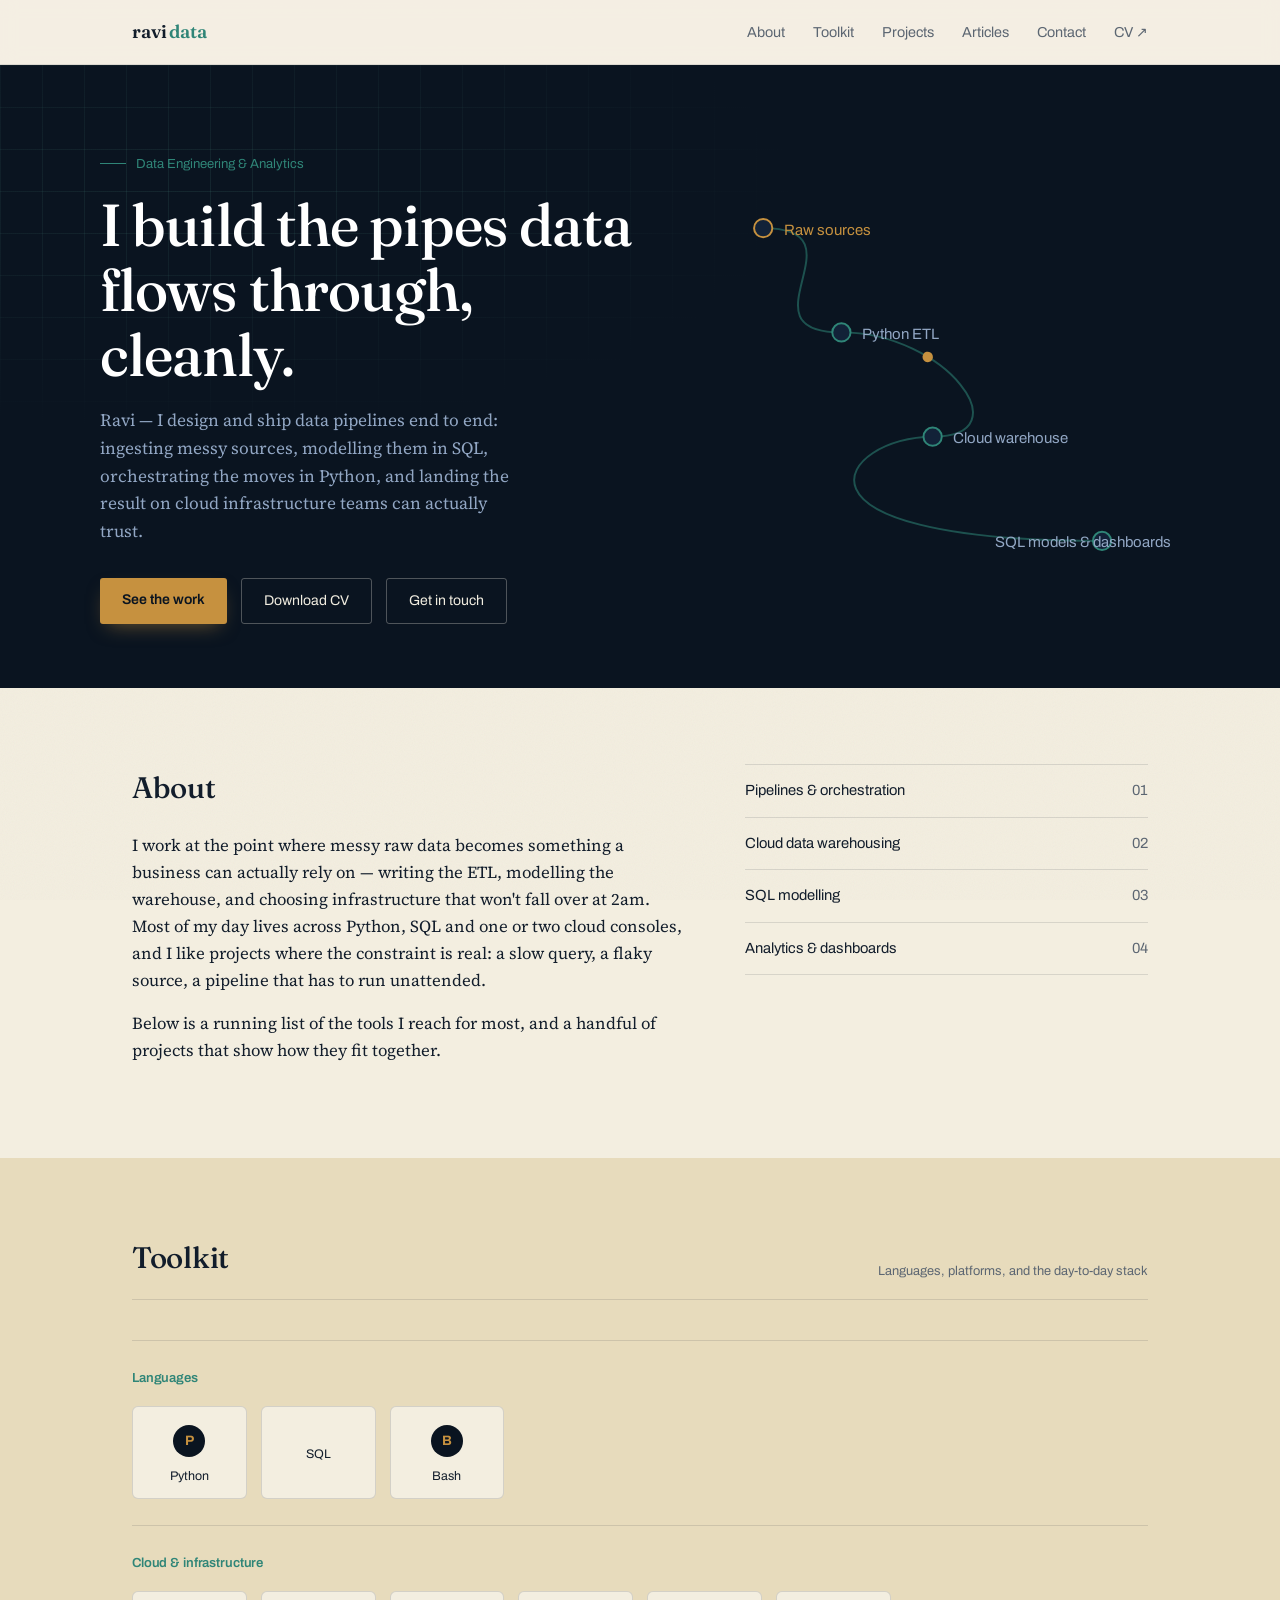
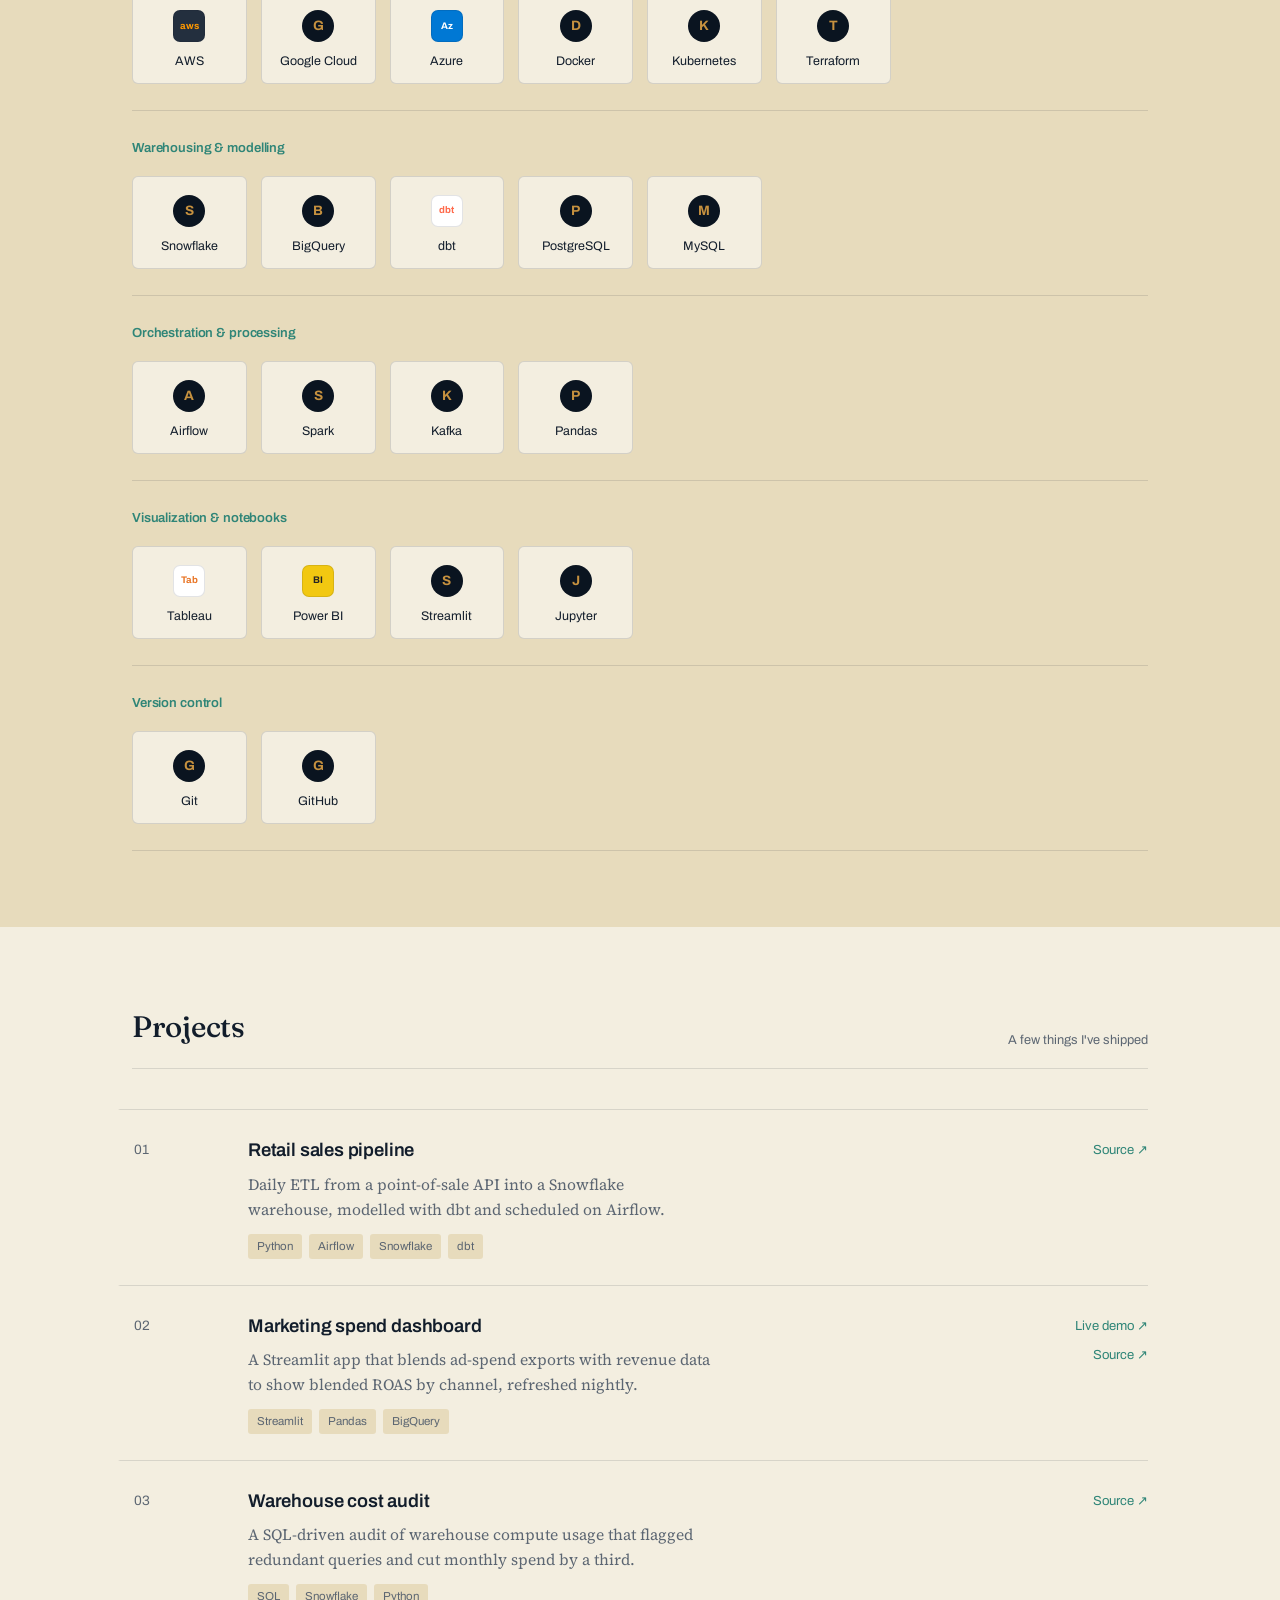
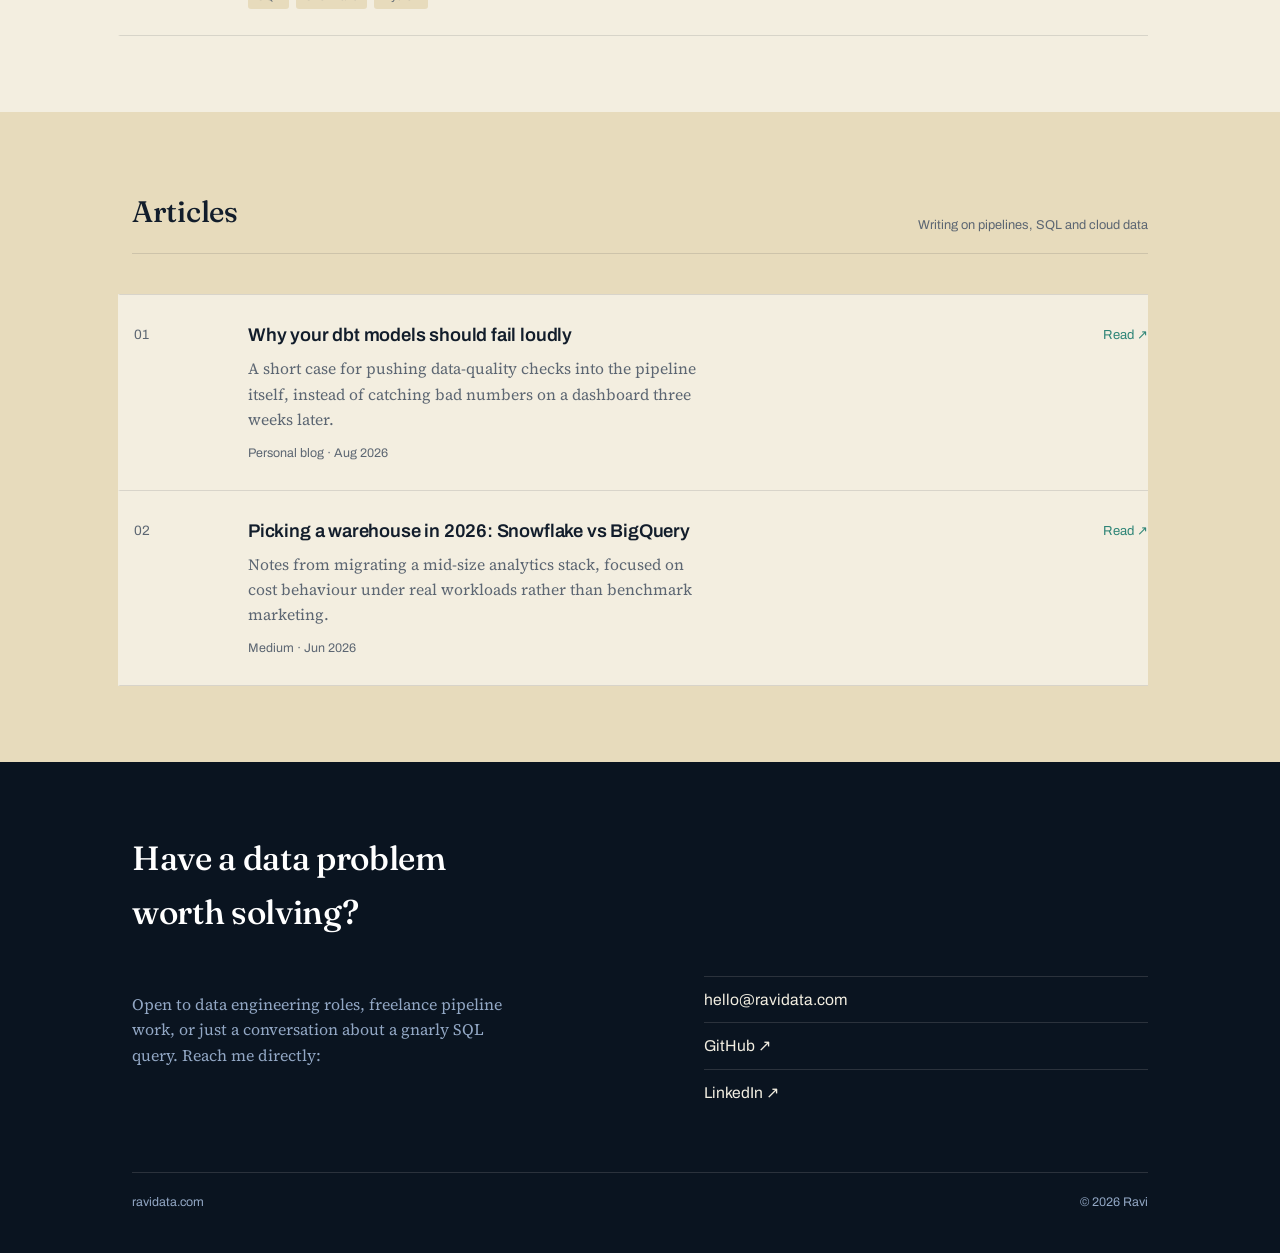
<file: index.html>
<!DOCTYPE html>
<html lang="en">
<head>
<meta charset="UTF-8">
<meta name="viewport" content="width=device-width, initial-scale=1.0">
<title>Ravi — Data Engineering &amp; Analytics</title>
<meta name="description" content="Data portfolio — pipelines, cloud platforms, SQL and Python.">

<!--
==================================================================
  HOW TO EDIT THIS SITE (no build tools needed)
==================================================================
  1. Your name / tagline / bio  -> search for "EDIT: PROFILE" below
  2. Toolkit (skills)           -> search for "EDIT: TOOLKIT"
  3. Projects                   -> search for "EDIT: PROJECTS" — this
     is a plain JS array near the bottom. Add a new {...} object to
     add a project. No HTML editing required.
  4. Articles                   -> search for "EDIT: ARTICLES" — same
     pattern as Projects, a plain JS array. Each entry can link to an
     external post (Medium, Substack, dev.to, LinkedIn) or to a local
     .html page you write yourself.
  5. CV / resume                -> search for "EDIT: CV". Put your
     actual file at the path referenced there (e.g. resume.pdf,
     sitting next to this index.html) and the button downloads it.
  6. Contact links              -> search for "EDIT: CONTACT"
  7. Colors / fonts             -> all in the :root block at the top
     of styles.css (shared by this page and every article page)

  DEPLOYING TO ravidata.com:
  - Push this file (renamed index.html) to a GitHub repo
  - Connect the repo to Netlify or Vercel (free tier)
  - In your registrar (wherever you bought ravidata.com), point the
    domain's DNS at Netlify/Vercel per their "custom domain" docs —
    both issue free SSL automatically once DNS is pointed.
==================================================================
-->

<link rel="preconnect" href="https://fonts.googleapis.com">
<link rel="preconnect" href="https://fonts.gstatic.com" crossorigin>
<link href="https://fonts.googleapis.com/css2?family=Fraunces:opsz,wght@9..144,400;9..144,500;9..144,600;9..144,700&family=Archivo:wght@400;500;600;700&family=Source+Serif+4:opsz,wght@8..60,400;8..60,500;8..60,600&display=swap" rel="stylesheet">

<link rel="stylesheet" href="styles.css">
</head>
<body>

<nav>
  <div class="wrap">
    <a href="#top" class="nav-mark">ravi<span>data</span></a>
    <ul class="nav-links">
      <li><a href="#about">About</a></li>
      <li><a href="#toolkit">Toolkit</a></li>
      <li><a href="#projects">Projects</a></li>
      <li><a href="#articles">Articles</a></li>
      <li><a href="#contact">Contact</a></li>
      <!-- EDIT: CV — point this at your actual file -->
      <li><a href="resume.pdf" target="_blank" rel="noopener">CV ↗</a></li>
    </ul>
  </div>
</nav>

<header class="hero" id="top">
  <div class="wrap hero-inner">
    <div>
      <!-- EDIT: PROFILE -->
      <div class="hero-eyebrow"><span class="dash"></span> Data Engineering &amp; Analytics</div>
      <h1 class="title">I build the pipes data<br>flows through, cleanly.</h1>
      <p class="hero-sub">
        Ravi — I design and ship data pipelines end to end: ingesting messy
        sources, modelling them in SQL, orchestrating the moves in Python,
        and landing the result on cloud infrastructure teams can actually trust.
      </p>
      <div class="hero-cta">
        <a href="#projects" class="btn btn-primary">See the work</a>
        <!-- EDIT: CV — replace "resume.pdf" with your actual filename -->
        <a href="resume.pdf" download class="btn btn-ghost">Download CV</a>
        <a href="#contact" class="btn btn-ghost">Get in touch</a>
      </div>
    </div>

    <div class="pipeline-box">
      <!-- Hero diagram: a small data pipeline, animated once on load -->
      <svg viewBox="0 0 380 320" xmlns="http://www.w3.org/2000/svg" aria-hidden="true">
        <path id="pipe" class="pipe-line" d="M 60 40 C 140 40, 40 120, 120 120 S 260 200, 190 200 S 60 280, 320 280" />

        <!-- nodes -->
        <circle class="pipe-node amber" cx="60" cy="40" r="7"></circle>
        <text class="node-label active" x="76" y="45">Raw sources</text>

        <circle class="pipe-node" cx="120" cy="120" r="7"></circle>
        <text class="node-label" x="136" y="125">Python ETL</text>

        <circle class="pipe-node" cx="190" cy="200" r="7"></circle>
        <text class="node-label" x="206" y="205">Cloud warehouse</text>

        <circle class="pipe-node" cx="320" cy="280" r="7"></circle>
        <text class="node-label" x="238" y="285">SQL models &amp; dashboards</text>

        <!-- moving pulse along the path, one orchestrated loop -->
        <circle class="pulse" r="4">
          <animateMotion dur="4.5s" repeatCount="indefinite" rotate="auto">
            <mpath href="#pipe"></mpath>
          </animateMotion>
        </circle>
      </svg>
    </div>
  </div>
</header>

<main>

  <section id="about">
    <div class="wrap about-grid">
      <div>
        <div class="section-head" style="border:none; padding-bottom:0; margin-bottom:22px;">
          <h2>About</h2>
        </div>
        <!-- EDIT: PROFILE (bio) -->
        <p>
          I work at the point where messy raw data becomes something a
          business can actually rely on — writing the ETL, modelling the
          warehouse, and choosing infrastructure that won't fall over at 2am.
          Most of my day lives across Python, SQL and one or two cloud
          consoles, and I like projects where the constraint is real: a
          slow query, a flaky source, a pipeline that has to run unattended.
        </p>
        <p>
          Below is a running list of the tools I reach for most, and a
          handful of projects that show how they fit together.
        </p>
      </div>
      <div>
        <!-- EDIT: FOCUS AREAS -->
        <ul class="focus-list">
          <li><span>Pipelines &amp; orchestration</span> <span class="n">01</span></li>
          <li><span>Cloud data warehousing</span> <span class="n">02</span></li>
          <li><span>SQL modelling</span> <span class="n">03</span></li>
          <li><span>Analytics &amp; dashboards</span> <span class="n">04</span></li>
        </ul>
      </div>
    </div>
  </section>

  <section id="toolkit" style="background:var(--paper-2);">
    <div class="wrap">
      <div class="section-head">
        <h2>Toolkit</h2>
        <div class="section-tag">Languages, platforms, and the day-to-day stack</div>
      </div>

      <!-- Filled by JS from the TOOLKIT array — see EDIT: TOOLKIT below -->
      <div id="toolkit-groups"></div>
    </div>
  </section>

  <section id="projects">
    <div class="wrap">
      <div class="section-head">
        <h2>Projects</h2>
        <div class="section-tag">A few things I've shipped</div>
      </div>
      <div class="project-list" id="project-list"><!-- filled by JS --></div>
    </div>
  </section>

  <section id="articles" style="background:var(--paper-2);">
    <div class="wrap">
      <div class="section-head">
        <h2>Articles</h2>
        <div class="section-tag">Writing on pipelines, SQL and cloud data</div>
      </div>
      <div class="project-list" id="article-list"><!-- filled by JS --></div>
    </div>
  </section>

</main>

<footer id="contact">
  <div class="wrap">
    <h2>Have a data problem worth solving?</h2>
    <div class="footer-grid">
      <div>
        <p style="color:var(--text-on-dark-dim); max-width:48ch;">
          Open to data engineering roles, freelance pipeline work, or just a
          conversation about a gnarly SQL query. Reach me directly:
        </p>
      </div>
      <div>
        <!-- EDIT: CONTACT -->
        <ul class="contact-links">
          <li><a href="mailto:hello@ravidata.com">hello@ravidata.com</a></li>
          <li><a href="https://github.com/" target="_blank" rel="noopener">GitHub ↗</a></li>
          <li><a href="https://www.linkedin.com/" target="_blank" rel="noopener">LinkedIn ↗</a></li>
        </ul>
      </div>
    </div>
    <div class="footer-bottom">
      <span>ravidata.com</span>
      <span>&copy; <span id="year"></span> Ravi</span>
    </div>
  </div>
</footer>

<script>
  document.getElementById('year').textContent = new Date().getFullYear();

  /* ================================================================
     EDIT: TOOLKIT
     Add or remove a tool by adding/removing one line from a group's
     "items" array. "slug" is the Simple Icons slug for that brand —
     browse https://simpleicons.org to find one for a new tool.
     Leave slug as "" for tools with no clean logo (e.g. "SQL") —
     it falls back to a plain text tile automatically.
  ================================================================ */
  const TOOLKIT = [
    {
      group: "Languages",
      items: [
        { name: "Python", slug: "python" },
        { name: "SQL", slug: "" },
        { name: "Bash", slug: "gnubash" }
      ]
    },
    {
      group: "Cloud & infrastructure",
      items: [
        { name: "AWS", badge: { text: "aws", bg: "#232F3E", fg: "#FF9900" } },
        { name: "Google Cloud", slug: "googlecloud" },
        { name: "Azure", badge: { text: "Az", bg: "#0078D4", fg: "#FFFFFF" } },
        { name: "Docker", slug: "docker" },
        { name: "Kubernetes", slug: "kubernetes" },
        { name: "Terraform", slug: "terraform" }
      ]
    },
    {
      group: "Warehousing & modelling",
      items: [
        { name: "Snowflake", slug: "snowflake" },
        { name: "BigQuery", slug: "googlebigquery" },
        { name: "dbt", badge: { text: "dbt", bg: "#FFFFFF", fg: "#FF694A" } },
        { name: "PostgreSQL", slug: "postgresql" },
        { name: "MySQL", slug: "mysql" }
      ]
    },
    {
      group: "Orchestration & processing",
      items: [
        { name: "Airflow", slug: "apacheairflow" },
        { name: "Spark", slug: "apachespark" },
        { name: "Kafka", slug: "apachekafka" },
        { name: "Pandas", slug: "pandas" }
      ]
    },
    {
      group: "Visualization & notebooks",
      items: [
        { name: "Tableau", badge: { text: "Tab", bg: "#FFFFFF", fg: "#E97627" } },
        { name: "Power BI", badge: { text: "BI", bg: "#F2C811", fg: "#252423" } },
        { name: "Streamlit", slug: "streamlit" },
        { name: "Jupyter", slug: "jupyter" }
      ]
    },
    {
      group: "Version control",
      items: [
        { name: "Git", slug: "git" },
        { name: "GitHub", slug: "github" }
      ]
    }
  ];

  const toolkitRoot = document.getElementById('toolkit-groups');
  TOOLKIT.forEach(group => {
    const section = document.createElement('div');
    section.className = 'toolkit-group';

    const tiles = group.items.map(item => {
      if (item.badge) {
        return `
          <div class="tool-tile">
            <span class="icon-wrap">
              <span class="tool-badge" style="background:${item.badge.bg}; color:${item.badge.fg}; border:1px solid rgba(16,27,44,0.12);">${item.badge.text}</span>
            </span>
            <span class="tool-name">${item.name}</span>
          </div>`;
      }
      if (!item.slug) {
        return `
          <div class="tool-tile tool-tile--label-only">
            <span class="tool-name">${item.name}</span>
          </div>`;
      }
      const initial = item.name.trim().charAt(0).toUpperCase();
      return `
        <div class="tool-tile">
          <span class="icon-wrap">
            <img src="https://cdn.simpleicons.org/${item.slug}" alt="" width="32" height="32" loading="eager"
                 onerror="this.replaceWith(Object.assign(document.createElement('span'),{className:'tool-fallback',textContent:'${initial}'}))">
          </span>
          <span class="tool-name">${item.name}</span>
        </div>`;
    }).join('');

    section.innerHTML = `
      <h3>${group.group}</h3>
      <div class="tool-grid">${tiles}</div>
    `;
    toolkitRoot.appendChild(section);
  });

  /* ================================================================
     EDIT: PROJECTS
     Add a new project by adding another object to this array —
     nothing else on the page needs to change.
     - tags: short stack labels
     - demo / repo: leave as "" to hide that link
  ================================================================ */
  const PROJECTS = [
    {
      title: "Retail sales pipeline",
      summary: "Daily ETL from a point-of-sale API into a Snowflake warehouse, modelled with dbt and scheduled on Airflow.",
      tags: ["Python", "Airflow", "Snowflake", "dbt"],
      demo: "",
      repo: "https://github.com/"
    },
    {
      title: "Marketing spend dashboard",
      summary: "A Streamlit app that blends ad-spend exports with revenue data to show blended ROAS by channel, refreshed nightly.",
      tags: ["Streamlit", "Pandas", "BigQuery"],
      demo: "https://streamlit.io/",
      repo: "https://github.com/"
    },
    {
      title: "Warehouse cost audit",
      summary: "A SQL-driven audit of warehouse compute usage that flagged redundant queries and cut monthly spend by a third.",
      tags: ["SQL", "Snowflake", "Python"],
      demo: "",
      repo: "https://github.com/"
    }
  ];

  const list = document.getElementById('project-list');
  PROJECTS.forEach((p, i) => {
    const links = [];
    if (p.demo) links.push(`<a href="${p.demo}" target="_blank" rel="noopener">Live demo ↗</a>`);
    if (p.repo) links.push(`<a href="${p.repo}" target="_blank" rel="noopener">Source ↗</a>`);

    const card = document.createElement('div');
    card.className = 'project-card';
    card.innerHTML = `
      <div class="project-index">${String(i + 1).padStart(2, '0')}</div>
      <div class="project-body">
        <h3>${p.title}</h3>
        <p>${p.summary}</p>
        <div class="project-tags">${p.tags.map(t => `<span>${t}</span>`).join('')}</div>
      </div>
      <div class="project-links">${links.join('')}</div>
    `;
    list.appendChild(card);
  });

  /* ================================================================
     EDIT: ARTICLES
     Same pattern as Projects. "link" can point to an external post
     (Medium, Substack, dev.to, LinkedIn) or to a local .html file
     you write and place next to this index.html.
  ================================================================ */
  const ARTICLES = [
    {
      title: "Why your dbt models should fail loudly",
      summary: "A short case for pushing data-quality checks into the pipeline itself, instead of catching bad numbers on a dashboard three weeks later.",
      date: "Aug 2026",
      source: "Personal blog",
      link: "articles/dbt-fail-loudly.html"
    },
    {
      title: "Picking a warehouse in 2026: Snowflake vs BigQuery",
      summary: "Notes from migrating a mid-size analytics stack, focused on cost behaviour under real workloads rather than benchmark marketing.",
      date: "Jun 2026",
      source: "Medium",
      link: "https://medium.com/"
    }
  ];

  const articleList = document.getElementById('article-list');
  ARTICLES.forEach((a, i) => {
    const card = document.createElement('div');
    card.className = 'project-card';
    card.innerHTML = `
      <div class="project-index">${String(i + 1).padStart(2, '0')}</div>
      <div class="project-body">
        <h3>${a.title}</h3>
        <p>${a.summary}</p>
        <div class="article-meta">${a.source} · ${a.date}</div>
      </div>
      <div class="project-links"><a href="${a.link}" target="_blank" rel="noopener">Read ↗</a></div>
    `;
    articleList.appendChild(card);
  });
</script>

</body>
</html>
</file>
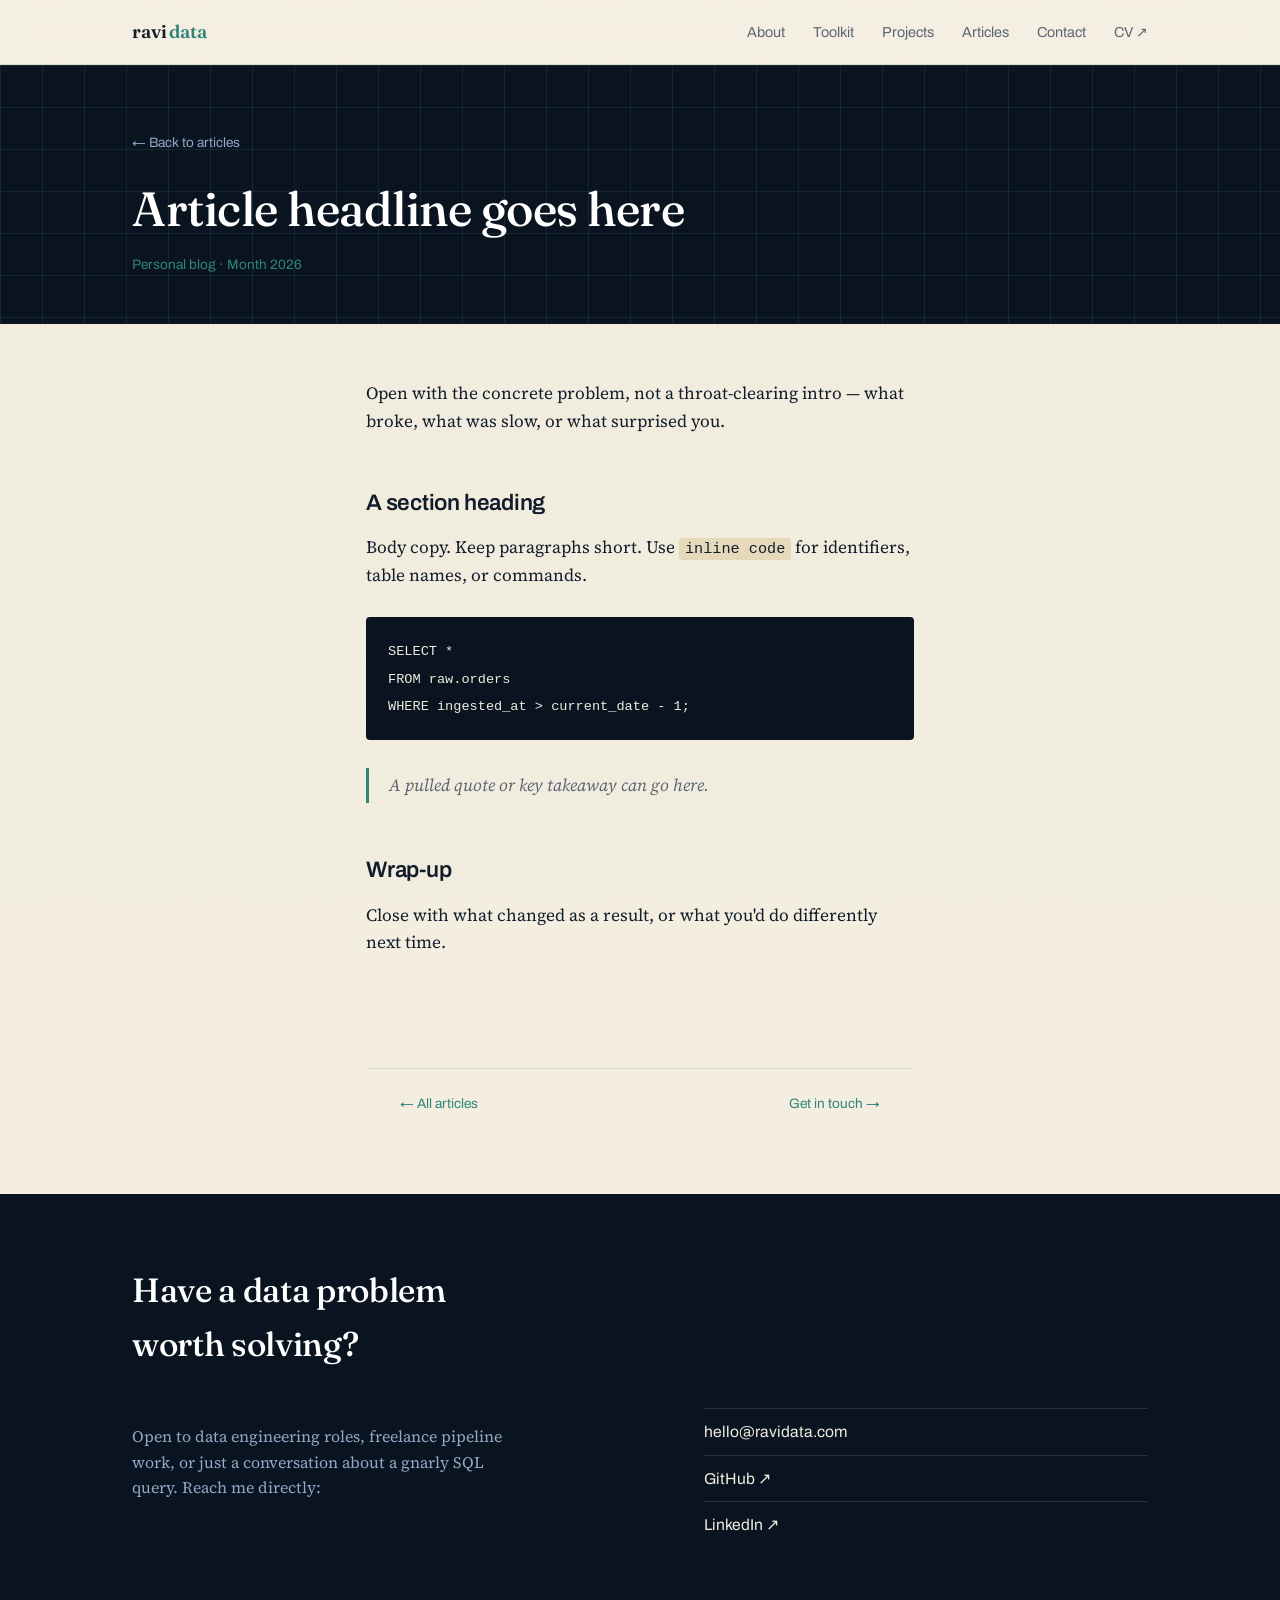
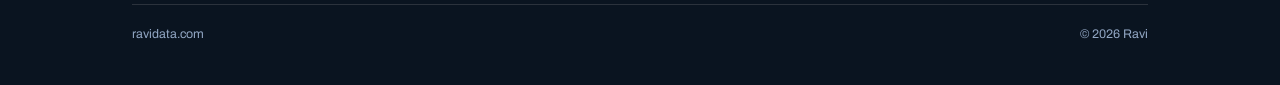
<file: _template.html>
<!DOCTYPE html>
<html lang="en">
<head>
<meta charset="UTF-8">
<meta name="viewport" content="width=device-width, initial-scale=1.0">

<!--
==================================================================
  HOW TO USE THIS TEMPLATE
==================================================================
  1. Duplicate this file, rename it (e.g. my-new-post.html), keep
     it inside the /articles folder.
  2. Edit the <title>, the meta description, the heading, date,
     and the body content below — search for "EDIT:".
  3. Add matching {...} entry to the ARTICLES array in ../index.html
     so it shows up on the homepage, with link set to
     "articles/my-new-post.html".
  4. Everything else (fonts, colors, nav, footer) is shared via
     ../styles.css — you don't need to touch it here.
==================================================================
-->

<!-- EDIT: page title -->
<title>Why your dbt models should fail loudly — Ravi</title>
<meta name="description" content="EDIT: one-sentence summary of the article, for search engines and link previews.">

<link rel="preconnect" href="https://fonts.googleapis.com">
<link rel="preconnect" href="https://fonts.gstatic.com" crossorigin>
<link href="https://fonts.googleapis.com/css2?family=Fraunces:opsz,wght@9..144,400;9..144,500;9..144,600;9..144,700&family=Archivo:wght@400;500;600;700&family=Source+Serif+4:opsz,wght@8..60,400;8..60,500;8..60,600&display=swap" rel="stylesheet">
<link rel="stylesheet" href="../styles.css">
</head>
<body>

<nav>
  <div class="wrap">
    <a href="../index.html" class="nav-mark">ravi<span>data</span></a>
    <ul class="nav-links">
      <li><a href="../index.html#about">About</a></li>
      <li><a href="../index.html#toolkit">Toolkit</a></li>
      <li><a href="../index.html#projects">Projects</a></li>
      <li><a href="../index.html#articles">Articles</a></li>
      <li><a href="../index.html#contact">Contact</a></li>
      <li><a href="../resume.pdf" target="_blank" rel="noopener">CV ↗</a></li>
    </ul>
  </div>
</nav>

<header class="article-header">
  <div class="wrap">
    <a href="../index.html#articles" class="back-link">← Back to articles</a>
    <!-- EDIT: headline -->
    <h1>Article headline goes here</h1>
    <!-- EDIT: date / source -->
    <div class="article-meta-row">Personal blog · Month 2026</div>
  </div>
</header>

<article class="article-body">
  <!-- EDIT: body content. Plain HTML — paragraphs, headings, lists,
       blockquotes and code blocks are all styled automatically. -->

  <p>
    Open with the concrete problem, not a throat-clearing intro —
    what broke, what was slow, or what surprised you.
  </p>

  <h2>A section heading</h2>
  <p>
    Body copy. Keep paragraphs short. Use <code>inline code</code> for
    identifiers, table names, or commands.
  </p>

  <pre><code>SELECT *
FROM raw.orders
WHERE ingested_at &gt; current_date - 1;</code></pre>

  <blockquote>
    A pulled quote or key takeaway can go here.
  </blockquote>

  <h2>Wrap-up</h2>
  <p>
    Close with what changed as a result, or what you'd do differently
    next time.
  </p>
</article>

<div class="article-footer-nav">
  <a href="../index.html#articles">← All articles</a>
  <a href="../index.html#contact">Get in touch →</a>
</div>

<footer>
  <div class="wrap">
    <h2>Have a data problem worth solving?</h2>
    <div class="footer-grid">
      <div>
        <p style="color:var(--text-on-dark-dim); max-width:48ch;">
          Open to data engineering roles, freelance pipeline work, or just a
          conversation about a gnarly SQL query. Reach me directly:
        </p>
      </div>
      <div>
        <ul class="contact-links">
          <li><a href="mailto:hello@ravidata.com">hello@ravidata.com</a></li>
          <li><a href="https://github.com/" target="_blank" rel="noopener">GitHub ↗</a></li>
          <li><a href="https://www.linkedin.com/" target="_blank" rel="noopener">LinkedIn ↗</a></li>
        </ul>
      </div>
    </div>
    <div class="footer-bottom">
      <span>ravidata.com</span>
      <span>&copy; <span id="year"></span> Ravi</span>
    </div>
  </div>
</footer>

<script>document.getElementById('year').textContent = new Date().getFullYear();</script>

</body>
</html>
</file>
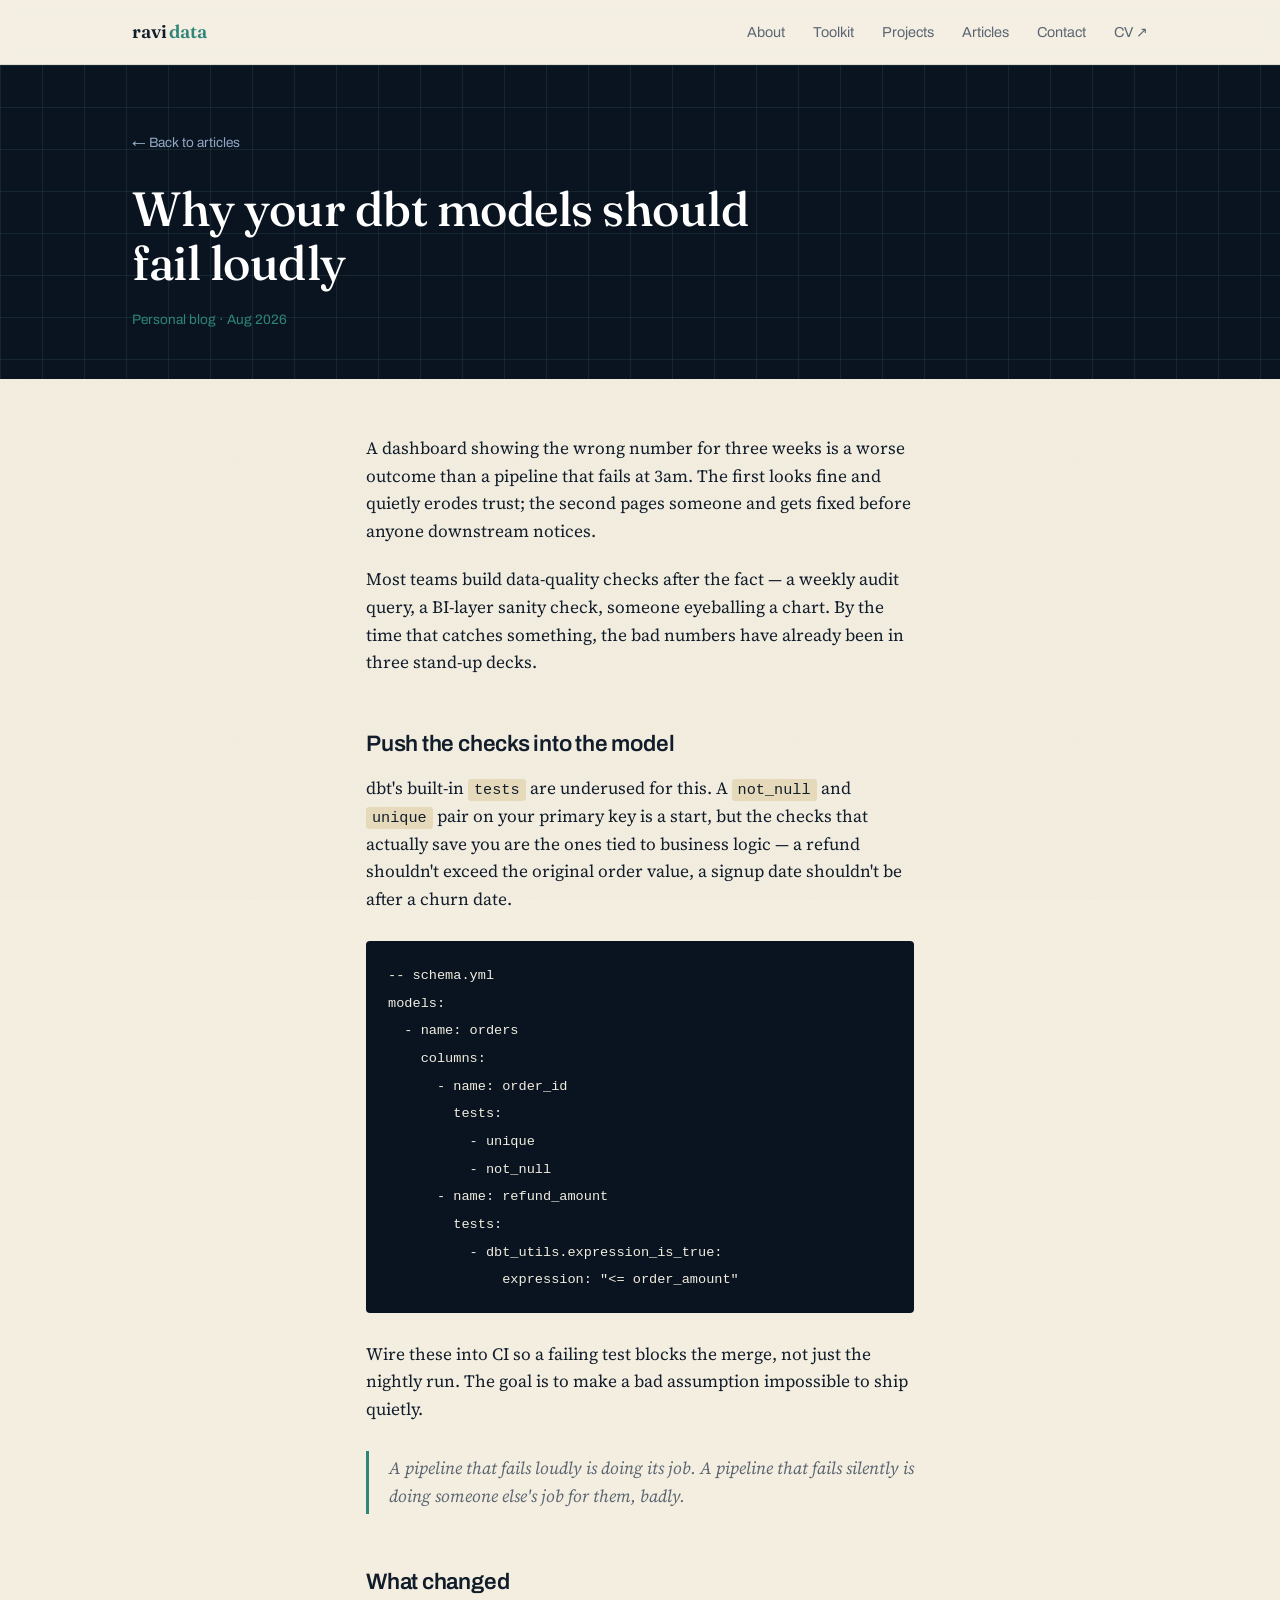
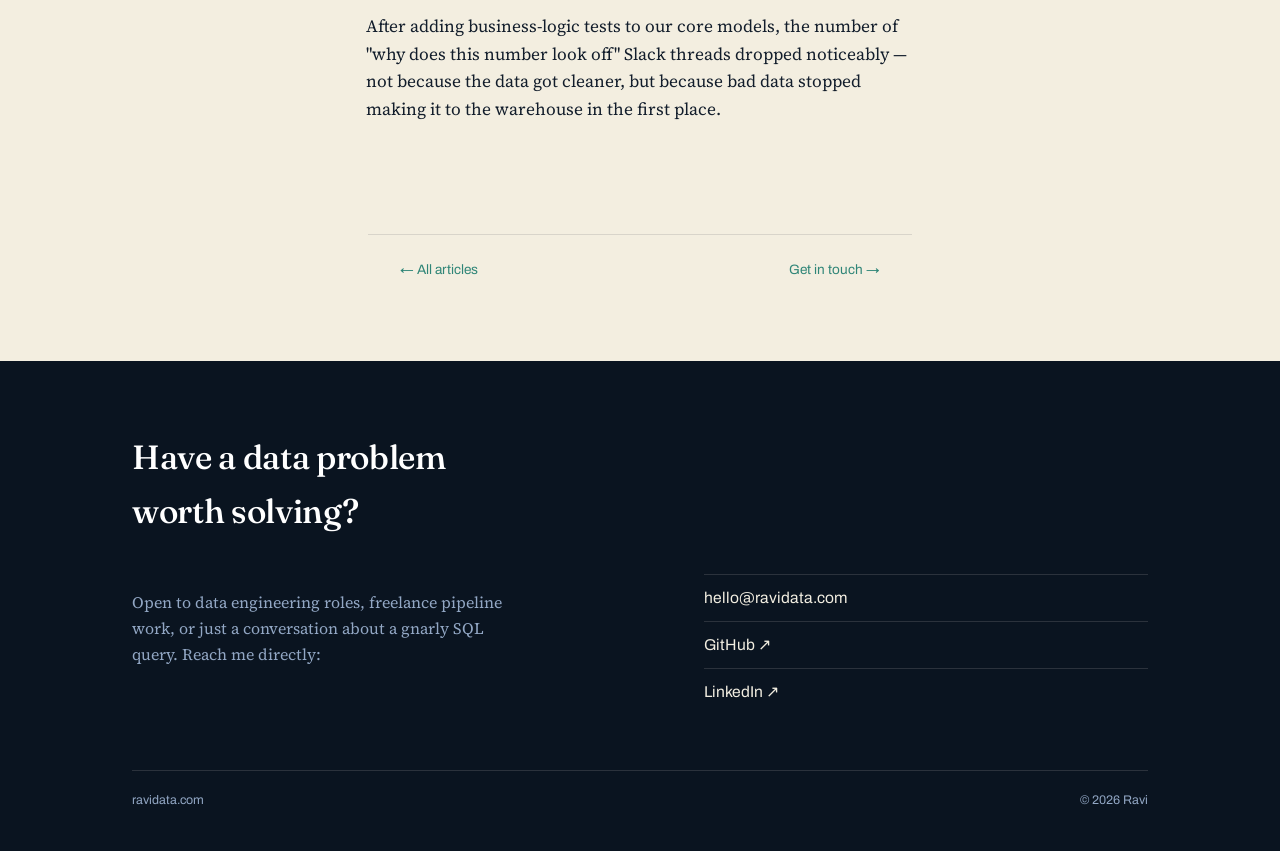
<file: dbt-fail-loudly.html>
<!DOCTYPE html>
<html lang="en">
<head>
<meta charset="UTF-8">
<meta name="viewport" content="width=device-width, initial-scale=1.0">

<title>Why your dbt models should fail loudly — Ravi</title>
<meta name="description" content="A case for pushing data-quality checks into the pipeline itself, instead of catching bad numbers on a dashboard weeks later.">

<link rel="preconnect" href="https://fonts.googleapis.com">
<link rel="preconnect" href="https://fonts.gstatic.com" crossorigin>
<link href="https://fonts.googleapis.com/css2?family=Fraunces:opsz,wght@9..144,400;9..144,500;9..144,600;9..144,700&family=Archivo:wght@400;500;600;700&family=Source+Serif+4:opsz,wght@8..60,400;8..60,500;8..60,600&display=swap" rel="stylesheet">
<link rel="stylesheet" href="../styles.css">
</head>
<body>

<nav>
  <div class="wrap">
    <a href="../index.html" class="nav-mark">ravi<span>data</span></a>
    <ul class="nav-links">
      <li><a href="../index.html#about">About</a></li>
      <li><a href="../index.html#toolkit">Toolkit</a></li>
      <li><a href="../index.html#projects">Projects</a></li>
      <li><a href="../index.html#articles">Articles</a></li>
      <li><a href="../index.html#contact">Contact</a></li>
      <li><a href="../resume.pdf" target="_blank" rel="noopener">CV ↗</a></li>
    </ul>
  </div>
</nav>

<header class="article-header">
  <div class="wrap">
    <a href="../index.html#articles" class="back-link">← Back to articles</a>
    <h1>Why your dbt models should fail loudly</h1>
    <div class="article-meta-row">Personal blog · Aug 2026</div>
  </div>
</header>

<article class="article-body">
  <p>
    A dashboard showing the wrong number for three weeks is a worse
    outcome than a pipeline that fails at 3am. The first looks fine
    and quietly erodes trust; the second pages someone and gets fixed
    before anyone downstream notices.
  </p>

  <p>
    Most teams build data-quality checks after the fact — a weekly
    audit query, a BI-layer sanity check, someone eyeballing a chart.
    By the time that catches something, the bad numbers have already
    been in three stand-up decks.
  </p>

  <h2>Push the checks into the model</h2>
  <p>
    dbt's built-in <code>tests</code> are underused for this. A
    <code>not_null</code> and <code>unique</code> pair on your primary
    key is a start, but the checks that actually save you are the
    ones tied to business logic — a refund shouldn't exceed the
    original order value, a signup date shouldn't be after a churn
    date.
  </p>

  <pre><code>-- schema.yml
models:
  - name: orders
    columns:
      - name: order_id
        tests:
          - unique
          - not_null
      - name: refund_amount
        tests:
          - dbt_utils.expression_is_true:
              expression: "&lt;= order_amount"</code></pre>

  <p>
    Wire these into CI so a failing test blocks the merge, not just
    the nightly run. The goal is to make a bad assumption impossible
    to ship quietly.
  </p>

  <blockquote>
    A pipeline that fails loudly is doing its job. A pipeline that
    fails silently is doing someone else's job for them, badly.
  </blockquote>

  <h2>What changed</h2>
  <p>
    After adding business-logic tests to our core models, the number
    of "why does this number look off" Slack threads dropped
    noticeably — not because the data got cleaner, but because bad
    data stopped making it to the warehouse in the first place.
  </p>
</article>

<div class="article-footer-nav">
  <a href="../index.html#articles">← All articles</a>
  <a href="../index.html#contact">Get in touch →</a>
</div>

<footer>
  <div class="wrap">
    <h2>Have a data problem worth solving?</h2>
    <div class="footer-grid">
      <div>
        <p style="color:var(--text-on-dark-dim); max-width:48ch;">
          Open to data engineering roles, freelance pipeline work, or just a
          conversation about a gnarly SQL query. Reach me directly:
        </p>
      </div>
      <div>
        <ul class="contact-links">
          <li><a href="mailto:hello@ravidata.com">hello@ravidata.com</a></li>
          <li><a href="https://github.com/" target="_blank" rel="noopener">GitHub ↗</a></li>
          <li><a href="https://www.linkedin.com/" target="_blank" rel="noopener">LinkedIn ↗</a></li>
        </ul>
      </div>
    </div>
    <div class="footer-bottom">
      <span>ravidata.com</span>
      <span>&copy; <span id="year"></span> Ravi</span>
    </div>
  </div>
</footer>

<script>document.getElementById('year').textContent = new Date().getFullYear();</script>

</body>
</html>
</file>
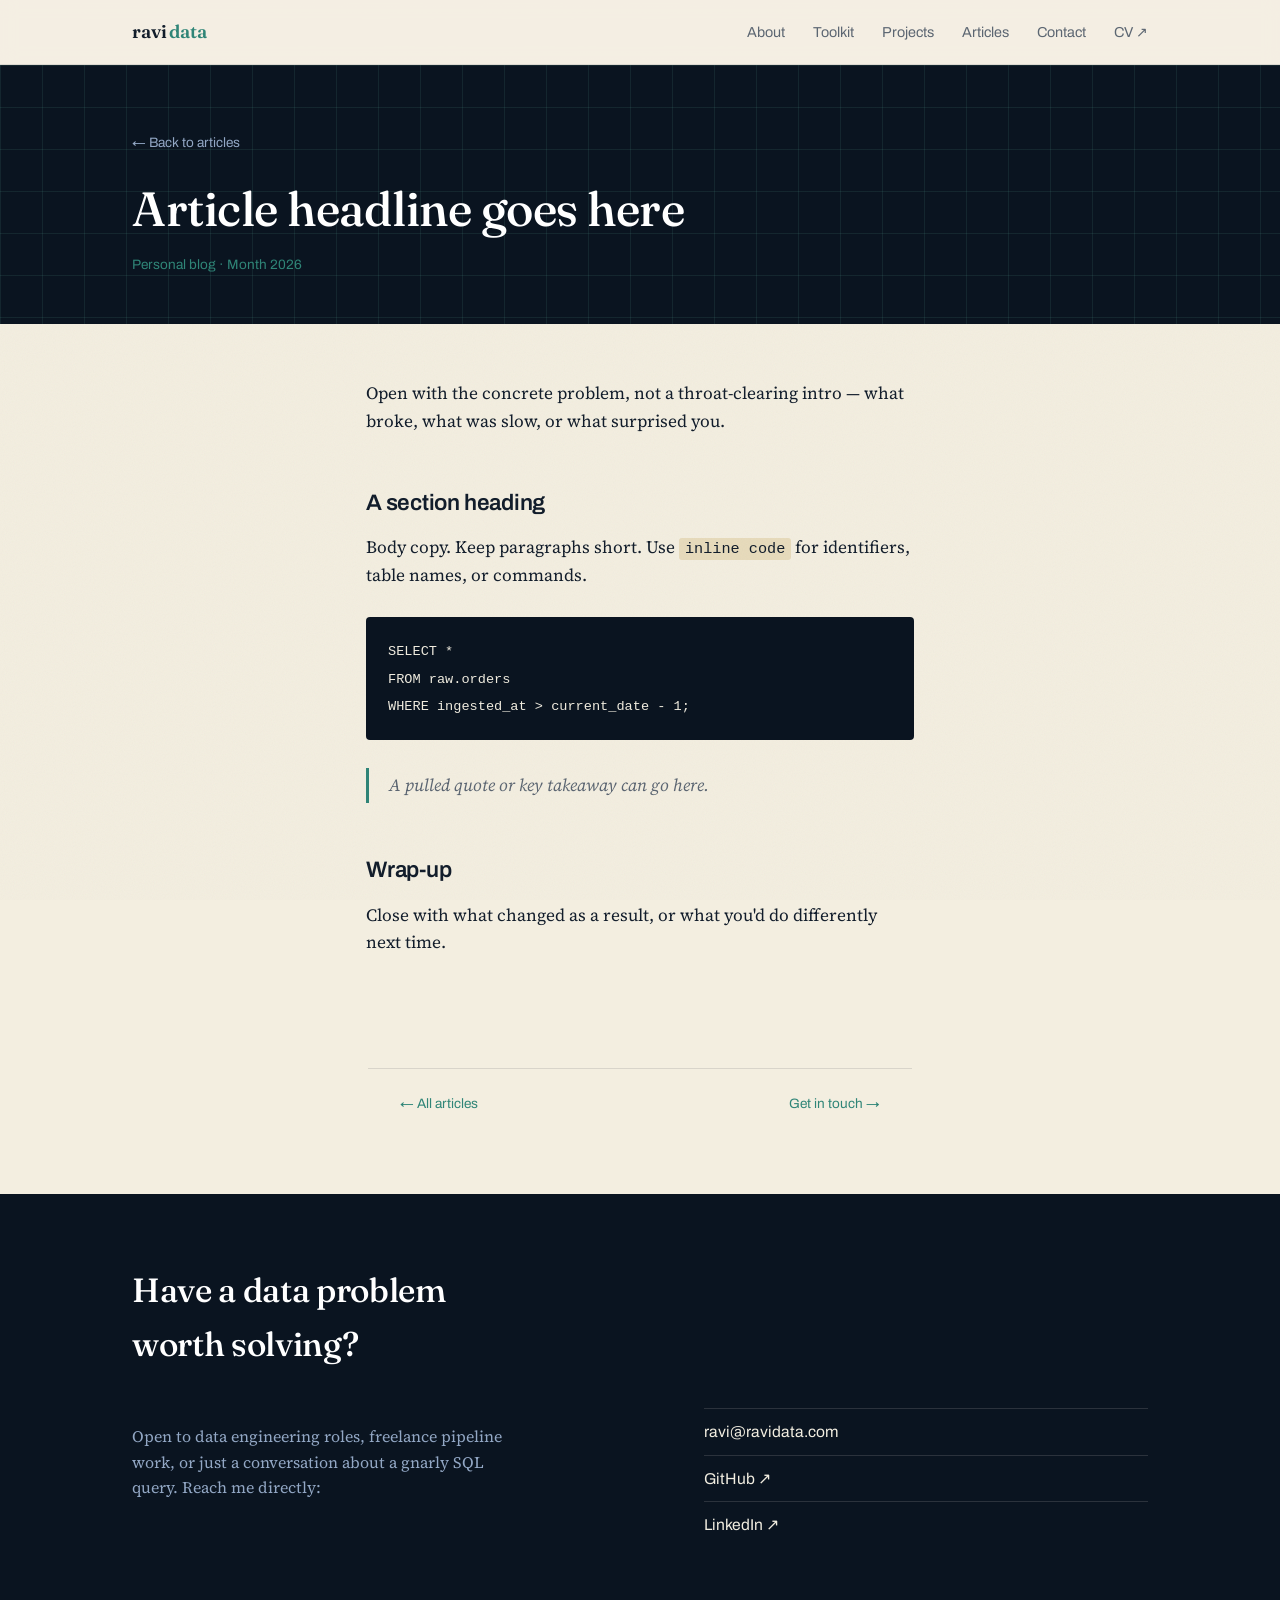
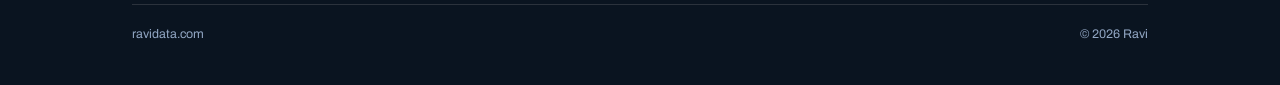
<file: articles/_template.html>
<!DOCTYPE html>
<html lang="en">
<head>
<meta charset="UTF-8">
<meta name="viewport" content="width=device-width, initial-scale=1.0">

<!--
==================================================================
  HOW TO USE THIS TEMPLATE
==================================================================
  1. Duplicate this file, rename it (e.g. my-new-post.html), keep
     it inside the /articles folder.
  2. Edit the <title>, the meta description, the heading, date,
     and the body content below — search for "EDIT:".
  3. Add matching {...} entry to the ARTICLES array in ../index.html
     so it shows up on the homepage, with link set to
     "articles/my-new-post.html".
  4. Everything else (fonts, colors, nav, footer) is shared via
     ../styles.css — you don't need to touch it here.
==================================================================
-->

<!-- EDIT: page title -->
<title>Why your dbt models should fail loudly — Ravi</title>
<meta name="description" content="EDIT: one-sentence summary of the article, for search engines and link previews.">

<link rel="preconnect" href="https://fonts.googleapis.com">
<link rel="preconnect" href="https://fonts.gstatic.com" crossorigin>
<link href="https://fonts.googleapis.com/css2?family=Fraunces:opsz,wght@9..144,400;9..144,500;9..144,600;9..144,700&family=Archivo:wght@400;500;600;700&family=Source+Serif+4:opsz,wght@8..60,400;8..60,500;8..60,600&display=swap" rel="stylesheet">
<link rel="stylesheet" href="../styles.css">
</head>
<body>

<nav>
  <div class="wrap">
    <a href="../index.html" class="nav-mark">ravi<span>data</span></a>
    <ul class="nav-links">
      <li><a href="../index.html#about">About</a></li>
      <li><a href="../index.html#toolkit">Toolkit</a></li>
      <li><a href="../index.html#projects">Projects</a></li>
      <li><a href="../index.html#articles">Articles</a></li>
      <li><a href="../index.html#contact">Contact</a></li>
      <li><a href="../resume.pdf" target="_blank" rel="noopener">CV ↗</a></li>
    </ul>
  </div>
</nav>

<header class="article-header">
  <div class="wrap">
    <a href="../index.html#articles" class="back-link">← Back to articles</a>
    <!-- EDIT: headline -->
    <h1>Article headline goes here</h1>
    <!-- EDIT: date / source -->
    <div class="article-meta-row">Personal blog · Month 2026</div>
  </div>
</header>

<article class="article-body">
  <!-- EDIT: body content. Plain HTML — paragraphs, headings, lists,
       blockquotes and code blocks are all styled automatically. -->

  <p>
    Open with the concrete problem, not a throat-clearing intro —
    what broke, what was slow, or what surprised you.
  </p>

  <h2>A section heading</h2>
  <p>
    Body copy. Keep paragraphs short. Use <code>inline code</code> for
    identifiers, table names, or commands.
  </p>

  <pre><code>SELECT *
FROM raw.orders
WHERE ingested_at &gt; current_date - 1;</code></pre>

  <blockquote>
    A pulled quote or key takeaway can go here.
  </blockquote>

  <h2>Wrap-up</h2>
  <p>
    Close with what changed as a result, or what you'd do differently
    next time.
  </p>
</article>

<div class="article-footer-nav">
  <a href="../index.html#articles">← All articles</a>
  <a href="../index.html#contact">Get in touch →</a>
</div>

<footer>
  <div class="wrap">
    <h2>Have a data problem worth solving?</h2>
    <div class="footer-grid">
      <div>
        <p style="color:var(--text-on-dark-dim); max-width:48ch;">
          Open to data engineering roles, freelance pipeline work, or just a
          conversation about a gnarly SQL query. Reach me directly:
        </p>
      </div>
      <div>
        <ul class="contact-links">
          <li><a href="mailto:hello@ravidata.com">ravi@ravidata.com</a></li>
          <li><a href="https://github.com/" target="_blank" rel="noopener">GitHub ↗</a></li>
          <li><a href="https://www.linkedin.com/" target="_blank" rel="noopener">LinkedIn ↗</a></li>
        </ul>
      </div>
    </div>
    <div class="footer-bottom">
      <span>ravidata.com</span>
      <span>&copy; <span id="year"></span> Ravi</span>
    </div>
  </div>
</footer>

<script>document.getElementById('year').textContent = new Date().getFullYear();</script>

</body>
</html>
</file>
<file: styles.css>
:root {
    /* EDIT: COLORS — ink, parchment, pine-teal and brass */
    --ink:        #0A1420;   /* deep ink navy — dark surfaces */
    --ink-2:      #122238;   /* slightly lighter ink for panels */
    --paper:      #F3EEE0;   /* aged parchment — light surfaces */
    --paper-2:    #E7DBBC;   /* deeper parchment tone for cards */
    --line:       #2F8577;   /* pine teal — pipeline / structural lines */
    --amber:      #C6913F;   /* brass — active nodes / highlights */
    --text-on-dark: #F1EDE0;
    --text-on-dark-dim: #92A7C4;
    --text-on-light: #121D2B;
    --text-on-light-dim: #5C6672;

    --font-display: 'Fraunces', serif;   /* big headline moments only */
    --font-head: 'Archivo', sans-serif;  /* nav, buttons, labels, small UI */
    --font-body: 'Source Serif 4', serif; /* reading copy */
  }

  * { box-sizing: border-box; }
  html { scroll-behavior: smooth; }
  body {
    margin: 0;
    background: var(--paper);
    color: var(--text-on-light);
    font-family: var(--font-body);
    line-height: 1.6;
    position: relative;
  }
  /* subtle paper grain, sitewide — gives flat color real texture */
  body::before {
    content: "";
    position: fixed;
    inset: 0;
    z-index: 0;
    pointer-events: none;
    opacity: 0.05;
    mix-blend-mode: multiply;
    background-image: url("data:image/svg+xml,%3Csvg xmlns='http://www.w3.org/2000/svg' width='140' height='140'%3E%3Cfilter id='n'%3E%3CfeTurbulence type='fractalNoise' baseFrequency='0.9' numOctaves='2' stitchTiles='stitch'/%3E%3C/filter%3E%3Crect width='100%25' height='100%25' filter='url(%23n)'/%3E%3C/svg%3E");
  }
  nav, header, main, footer { position: relative; z-index: 1; }
  h1, h2, h3, .head {
    font-family: var(--font-head);
    letter-spacing: -0.01em;
    margin: 0;
  }
  a { color: inherit; }
  img { max-width: 100%; display: block; }

  .wrap {
    max-width: 1080px;
    margin: 0 auto;
    padding: 0 32px;
  }

  @media (max-width: 640px) {
    .wrap { padding: 0 20px; }
  }

  /* ---------- NAV ---------- */
  nav {
    position: sticky;
    top: 0;
    z-index: 50;
    background: rgba(244,239,228,0.9);
    backdrop-filter: blur(8px);
    border-bottom: 1px solid rgba(16,27,44,0.1);
  }
  nav .wrap {
    display: flex;
    justify-content: space-between;
    align-items: center;
    height: 64px;
  }
  .nav-mark {
    font-family: var(--font-display);
    font-optical-sizing: auto;
    font-weight: 600;
    font-size: 1.15rem;
    text-decoration: none;
    display: flex;
    align-items: baseline;
    gap: 2px;
  }
  .nav-mark span { color: var(--line); }
  .nav-links { display: flex; gap: 28px; list-style: none; margin: 0; padding: 0; }
  .nav-links a {
    text-decoration: none;
    font-family: var(--font-head);
    font-size: 0.9rem;
    color: var(--text-on-light-dim);
    transition: color 0.15s ease;
  }
  .nav-links a:hover { color: var(--ink); }
  .nav-links { display: flex; }
  @media (max-width: 640px) {
    .nav-links { gap: 16px; }
    .nav-links a { font-size: 0.78rem; }
  }

  /* ---------- HERO ---------- */
  .hero {
    background: var(--ink);
    color: var(--text-on-dark);
    position: relative;
    overflow: hidden;
    background-image:
      linear-gradient(rgba(79,151,139,0.14) 1px, transparent 1px),
      linear-gradient(90deg, rgba(79,151,139,0.14) 1px, transparent 1px);
    background-size: 42px 42px;
  }
  .hero::after {
    content: "";
    position: absolute;
    inset: 0;
    background: radial-gradient(ellipse 60% 50% at 15% 20%, rgba(16,27,44,0) 0%, var(--ink) 78%);
    pointer-events: none;
  }
  .hero-inner {
    position: relative;
    z-index: 2;
    padding: 88px 0 64px;
    display: grid;
    grid-template-columns: 1.1fr 1fr;
    gap: 40px;
    align-items: center;
  }
  @media (max-width: 860px) {
    .hero-inner { grid-template-columns: 1fr; padding: 56px 0 40px; }
  }
  .hero-eyebrow {
    font-family: var(--font-head);
    font-size: 0.82rem;
    color: var(--line);
    margin-bottom: 18px;
    display: flex;
    align-items: center;
    gap: 10px;
  }
  .hero-eyebrow .dash { width: 26px; height: 1px; background: var(--line); display: inline-block; }
  h1.title {
    font-family: var(--font-display);
    font-optical-sizing: auto;
    font-size: clamp(2.5rem, 5.2vw, 3.7rem);
    font-weight: 500;
    letter-spacing: -0.015em;
    line-height: 1.1;
    color: #fff;
  }
  .hero-sub {
    font-family: var(--font-body);
    font-size: 1.08rem;
    color: var(--text-on-dark-dim);
    margin-top: 20px;
    max-width: 46ch;
  }
  .hero-cta {
    margin-top: 32px;
    display: flex;
    gap: 14px;
    flex-wrap: wrap;
  }
  .btn {
    font-family: var(--font-head);
    font-size: 0.88rem;
    text-decoration: none;
    padding: 11px 22px;
    border-radius: 3px;
    display: inline-block;
    transition: transform 0.15s ease, background 0.15s ease;
  }
  .btn-primary {
    background: var(--amber);
    color: var(--ink);
    font-weight: 600;
    box-shadow: 0 8px 20px -8px rgba(198,145,63,0.55);
  }
  .btn-primary:hover { transform: translateY(-1px); }
  .btn-ghost { border: 1px solid rgba(237,234,224,0.3); color: var(--text-on-dark); }
  .btn-ghost:hover { border-color: var(--line); background: rgba(62,122,113,0.12); }

  /* pipeline diagram */
  .pipeline-box { position: relative; }
  .pipeline-box svg { width: 100%; height: auto; overflow: visible; }
  .node-label {
    font-family: var(--font-head);
    font-size: 11.5px;
    fill: var(--text-on-dark-dim);
  }
  .node-label.active { fill: var(--amber); }
  .pipe-line { stroke: var(--line); stroke-width: 1.5; fill: none; opacity: 0.55; }
  .pipe-node { fill: var(--ink-2); stroke: var(--line); stroke-width: 1.5; }
  .pipe-node.amber { stroke: var(--amber); }
  .pulse { fill: var(--amber); }

  /* ---------- SECTION SCAFFOLD ---------- */
  section { padding: 76px 0; }
  .section-head {
    display: flex;
    align-items: flex-end;
    justify-content: space-between;
    gap: 24px;
    margin-bottom: 40px;
    border-bottom: 1px solid rgba(16,27,44,0.12);
    padding-bottom: 18px;
  }
  .section-head h2 {
    font-family: var(--font-display);
    font-optical-sizing: auto;
    font-size: 1.85rem;
    font-weight: 500;
    letter-spacing: -0.01em;
  }
  .section-tag {
    font-family: var(--font-head);
    font-size: 0.8rem;
    color: var(--text-on-light-dim);
    text-align: right;
  }

  /* ---------- ABOUT ---------- */
  .about-grid {
    display: grid;
    grid-template-columns: 1.4fr 1fr;
    gap: 48px;
  }
  @media (max-width: 760px) { .about-grid { grid-template-columns: 1fr; } }
  .about-grid p { font-size: 1.05rem; color: var(--text-on-light); max-width: 62ch; }
  .focus-list { list-style: none; margin: 0; padding: 0; }
  .focus-list li {
    padding: 14px 0;
    border-top: 1px solid rgba(16,27,44,0.12);
    display: flex;
    justify-content: space-between;
    font-family: var(--font-head);
    font-size: 0.92rem;
  }
  .focus-list li:last-child { border-bottom: 1px solid rgba(16,27,44,0.12); }
  .focus-list span.n { color: var(--text-on-light-dim); }

  /* ---------- TOOLKIT ---------- */
  .toolkit-group {
    padding: 26px 0;
    border-top: 1px solid rgba(16,27,44,0.12);
  }
  .toolkit-group:last-child { border-bottom: 1px solid rgba(16,27,44,0.12); }
  .toolkit-group h3 {
    font-size: 0.82rem;
    font-weight: 600;
    color: var(--line);
    margin-bottom: 18px;
  }
  .tool-grid {
    display: grid;
    grid-template-columns: repeat(auto-fill, minmax(108px, 1fr));
    gap: 14px;
  }
  .tool-tile {
    background: var(--paper);
    border: 1px solid rgba(16,27,44,0.14);
    border-radius: 6px;
    padding: 18px 10px 14px;
    display: flex;
    flex-direction: column;
    align-items: center;
    gap: 12px;
    transition: border-color 0.18s ease, transform 0.18s ease, box-shadow 0.18s ease;
  }
  .tool-tile:hover {
    border-color: var(--line);
    transform: translateY(-3px);
    box-shadow: 0 10px 24px -12px rgba(13,25,38,0.35);
  }
  .tool-tile--label-only { justify-content: center; min-height: 70px; }
  .icon-wrap {
    width: 32px;
    height: 32px;
    display: flex;
    align-items: center;
    justify-content: center;
  }
  .icon-wrap img {
    width: 32px;
    height: 32px;
    object-fit: contain;
  }
  .tool-fallback {
    width: 32px;
    height: 32px;
    border-radius: 50%;
    background: var(--ink);
    color: var(--amber);
    display: flex;
    align-items: center;
    justify-content: center;
    font-family: var(--font-head);
    font-weight: 700;
    font-size: 0.85rem;
  }
  .tool-badge {
    width: 32px;
    height: 32px;
    border-radius: 7px;
    display: flex;
    align-items: center;
    justify-content: center;
    font-family: var(--font-head);
    font-weight: 700;
    font-size: 0.6rem;
    letter-spacing: 0.01em;
    line-height: 1;
    text-align: center;
    padding: 2px;
  }
  .tool-name {
    font-family: var(--font-head);
    font-size: 0.78rem;
    color: var(--text-on-light);
    text-align: center;
    line-height: 1.2;
  }

  /* ---------- PROJECTS ---------- */
  .project-list {
    display: flex;
    flex-direction: column;
  }
  .project-card {
    display: grid;
    grid-template-columns: 90px 1fr auto;
    gap: 24px;
    align-items: start;
    padding: 26px 0;
    padding-left: 14px;
    margin-left: -14px;
    border-top: 1px solid rgba(16,27,44,0.12);
    border-left: 2px solid transparent;
    transition: border-color 0.18s ease, background 0.18s ease;
  }
  .project-card:hover {
    border-left-color: var(--line);
    background: rgba(79,151,139,0.05);
  }
  .project-list .project-card:last-child { border-bottom: 1px solid rgba(16,27,44,0.12); }
  @media (max-width: 700px) {
    .project-card { grid-template-columns: 1fr; gap: 10px; }
  }
  .project-index {
    font-family: var(--font-head);
    font-size: 0.85rem;
    color: var(--text-on-light-dim);
    padding-top: 3px;
  }
  .project-body h3 { font-size: 1.15rem; font-weight: 600; margin-bottom: 6px; }
  .project-body p { margin: 0 0 12px; color: var(--text-on-light-dim); font-size: 0.98rem; max-width: 58ch; }
  .project-tags { display: flex; flex-wrap: wrap; gap: 7px; }
  .project-tags span {
    font-family: var(--font-head);
    font-size: 0.72rem;
    padding: 3px 9px;
    background: var(--paper-2);
    border-radius: 3px;
    color: var(--text-on-light-dim);
  }
  .article-meta {
    font-family: var(--font-head);
    font-size: 0.78rem;
    color: var(--text-on-light-dim);
  }
  #article-list .project-card { background: var(--paper); }
  #article-list .project-tags span { background: var(--paper-2); }
  .project-links {
    display: flex;
    flex-direction: column;
    gap: 8px;
    align-items: flex-end;
    padding-top: 3px;
  }
  @media (max-width: 700px) { .project-links { align-items: flex-start; flex-direction: row; } }
  .project-links a {
    font-family: var(--font-head);
    font-size: 0.82rem;
    text-decoration: none;
    color: var(--line);
    white-space: nowrap;
  }
  .project-links a:hover { color: var(--amber); }

  /* ---------- CONTACT / FOOTER ---------- */
  footer {
    background: var(--ink);
    color: var(--text-on-dark);
    padding: 70px 0 40px;
  }
  footer h2 {
    font-family: var(--font-display);
    font-optical-sizing: auto;
    color: #fff;
    font-size: 2.1rem;
    font-weight: 500;
    letter-spacing: -0.01em;
    max-width: 16ch;
  }
  .footer-grid {
    display: grid;
    grid-template-columns: 1.2fr 1fr;
    gap: 40px;
    margin-top: 36px;
  }
  @media (max-width: 700px) { .footer-grid { grid-template-columns: 1fr; } }
  .contact-links { list-style: none; margin: 0; padding: 0; }
  .contact-links li { padding: 10px 0; border-top: 1px solid rgba(237,234,224,0.14); }
  .contact-links a { text-decoration: none; font-family: var(--font-head); font-size: 0.98rem; }
  .contact-links a:hover { color: var(--amber); }
  .footer-bottom {
    margin-top: 56px;
    padding-top: 20px;
    border-top: 1px solid rgba(237,234,224,0.14);
    font-family: var(--font-head);
    font-size: 0.78rem;
    color: var(--text-on-dark-dim);
    display: flex;
    justify-content: space-between;
    flex-wrap: wrap;
    gap: 10px;
  }

  @media (prefers-reduced-motion: reduce) {
    * { animation: none !important; transition: none !important; }
  }

  /* ---------- ARTICLE PAGES (articles/*.html) ---------- */
  .article-header {
    background: var(--ink);
    color: var(--text-on-dark);
    padding: 64px 0 48px;
    background-image:
      linear-gradient(rgba(79,151,139,0.14) 1px, transparent 1px),
      linear-gradient(90deg, rgba(79,151,139,0.14) 1px, transparent 1px);
    background-size: 42px 42px;
  }
  .back-link {
    display: inline-flex;
    align-items: center;
    gap: 8px;
    font-family: var(--font-head);
    font-size: 0.85rem;
    text-decoration: none;
    color: var(--text-on-dark-dim);
    margin-bottom: 28px;
  }
  .back-link:hover { color: var(--amber); }
  .article-header h1 {
    font-family: var(--font-display);
    font-optical-sizing: auto;
    font-size: clamp(2.1rem, 4.6vw, 3rem);
    font-weight: 500;
    letter-spacing: -0.01em;
    color: #fff;
    max-width: 20ch;
    line-height: 1.14;
  }
  .article-meta-row {
    margin-top: 18px;
    font-family: var(--font-head);
    font-size: 0.85rem;
    color: var(--line);
  }
  .article-body {
    max-width: 68ch;
    margin: 0 auto;
    padding: 56px 32px 90px;
    font-size: 1.08rem;
  }
  .article-body h2 {
    font-size: 1.4rem;
    font-weight: 600;
    margin: 2.2em 0 0.6em;
  }
  .article-body h3 {
    font-size: 1.15rem;
    font-weight: 600;
    margin: 1.8em 0 0.5em;
  }
  .article-body p { margin: 0 0 1.2em; }
  .article-body ul, .article-body ol { margin: 0 0 1.2em; padding-left: 1.3em; }
  .article-body li { margin-bottom: 0.4em; }
  .article-body blockquote {
    margin: 1.6em 0;
    padding: 4px 0 4px 20px;
    border-left: 3px solid var(--line);
    color: var(--text-on-light-dim);
    font-style: italic;
  }
  .article-body code {
    font-family: 'Space Grotesk', monospace;
    background: var(--paper-2);
    padding: 2px 6px;
    border-radius: 3px;
    font-size: 0.88em;
  }
  .article-body pre {
    background: var(--ink);
    color: var(--text-on-dark);
    padding: 20px 22px;
    border-radius: 4px;
    overflow-x: auto;
    margin: 1.6em 0;
  }
  .article-body pre code {
    background: none;
    padding: 0;
    color: inherit;
    font-size: 0.85rem;
    line-height: 1.6;
  }
  .article-footer-nav {
    max-width: 68ch;
    margin: 0 auto;
    padding: 0 32px 80px;
    display: flex;
    justify-content: space-between;
    border-top: 1px solid rgba(16,27,44,0.12);
    padding-top: 24px;
  }
  .article-footer-nav a {
    font-family: var(--font-head);
    font-size: 0.85rem;
    text-decoration: none;
    color: var(--line);
  }
  .article-footer-nav a:hover { color: var(--amber); }
  @media (max-width: 640px) {
    .article-body { padding: 40px 20px 70px; font-size: 1.02rem; }
  }
</file>
